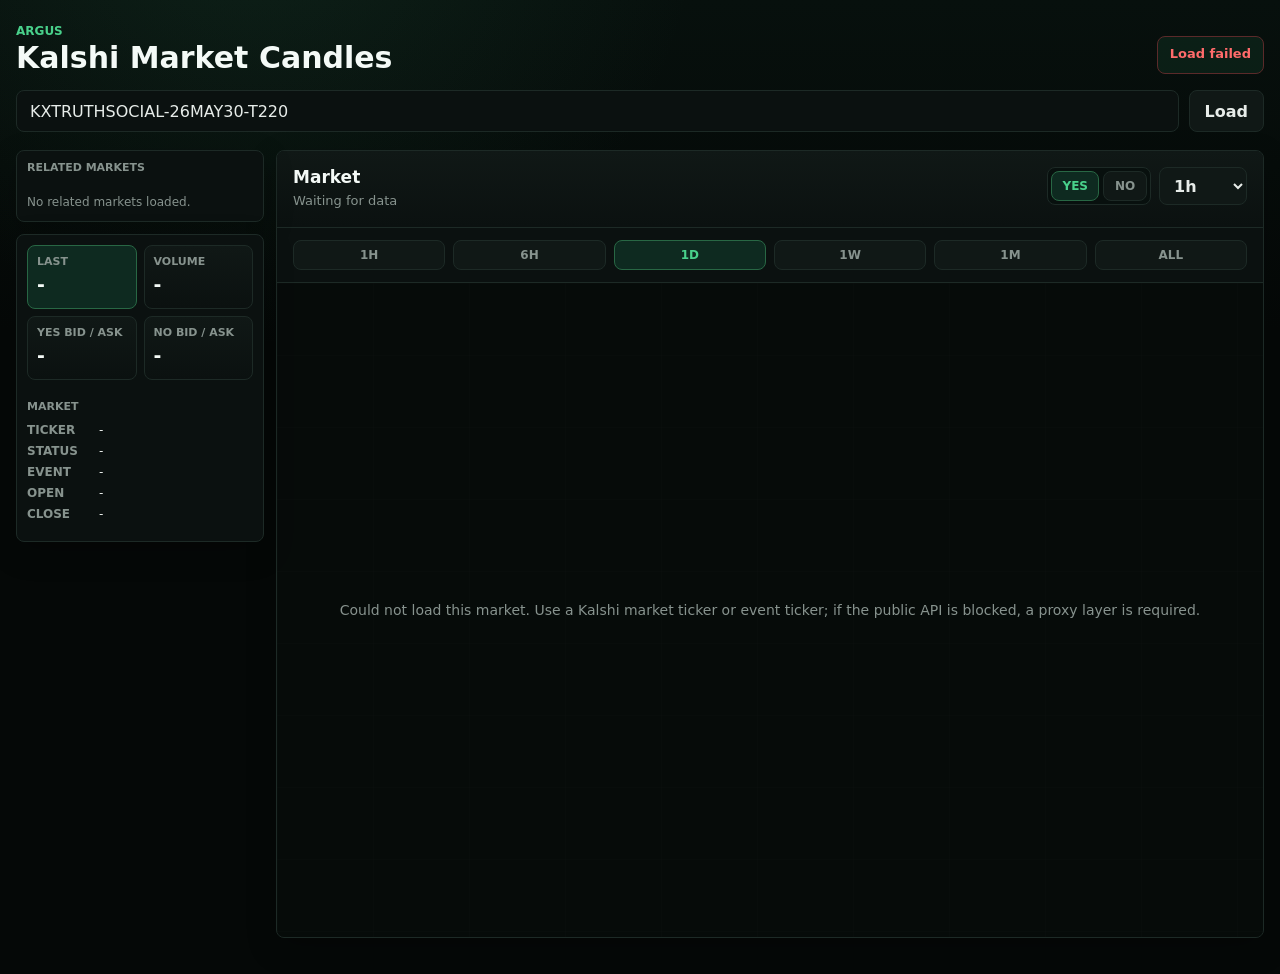
<file: site/Bernie/index.html>
<!doctype html>
<html lang="en">
  <head>
    <meta charset="utf-8" />
    <meta name="viewport" content="width=device-width, initial-scale=1" />
    <title>Argus Kalshi Candles</title>
    <style>
      :root {
        color-scheme: dark;
        --bg: #050807;
        --panel: #0b1110;
        --panel-strong: #101816;
        --text: #e7ece9;
        --muted: #87938e;
        --line: #1d2a26;
        --accent: #49d18b;
        --accent-soft: #0e2a20;
        --warn: #e2b254;
        --bad: #ff6b6b;
        --good: #55d98c;
      }

      * {
        box-sizing: border-box;
      }

      html,
      body {
        min-height: 100%;
      }

      body {
        margin: 0;
        background:
          radial-gradient(circle at 20% -10%, rgba(47, 118, 82, 0.16), transparent 30%),
          linear-gradient(180deg, #07100d 0%, var(--bg) 34%);
        color: var(--text);
        font-family:
          Inter, ui-sans-serif, system-ui, -apple-system, BlinkMacSystemFont, "Segoe UI",
          sans-serif;
      }

      button,
      input,
      select {
        font: inherit;
      }

      button {
        cursor: pointer;
      }

      .app {
        width: min(1480px, calc(100% - 32px));
        min-height: 100vh;
        margin: 0 auto;
        padding: 24px 0 36px;
      }

      .topbar {
        display: grid;
        grid-template-columns: 1fr;
        gap: 16px;
        margin-bottom: 18px;
      }

      .brand-row {
        display: grid;
        grid-template-columns: 1fr auto;
        gap: 16px;
        align-items: end;
      }

      .eyebrow {
        color: var(--accent);
        font-size: 12px;
        font-weight: 800;
        letter-spacing: 0;
        text-transform: uppercase;
      }

      h1,
      h2,
      h3,
      p {
        margin: 0;
      }

      h1 {
        margin-top: 3px;
        color: #f4faf7;
        font-size: 30px;
        line-height: 1.1;
        letter-spacing: 0;
      }

      h2 {
        color: #f4faf7;
        font-size: 17px;
        line-height: 1.2;
      }

      h3 {
        color: var(--muted);
        font-size: 11px;
        letter-spacing: 0;
        text-transform: uppercase;
      }

      .status {
        min-height: 38px;
        padding: 9px 12px;
        border: 1px solid #214233;
        border-radius: 8px;
        background: rgba(73, 209, 139, 0.08);
        color: var(--accent);
        font-size: 13px;
        font-weight: 800;
        text-align: right;
      }

      .search {
        display: grid;
        grid-template-columns: minmax(220px, 1fr) auto;
        gap: 10px;
      }

      .input {
        width: 100%;
        min-height: 42px;
        padding: 0 13px;
        border: 1px solid var(--line);
        border-radius: 8px;
        outline: 0;
        background: var(--panel);
        color: var(--text);
      }

      .input:focus,
      .select:focus,
      .button:focus-visible,
      .seg-button:focus-visible,
      .market-label:focus-visible,
      .market-side:focus-visible {
        border-color: #286744;
        box-shadow: 0 0 0 3px rgba(73, 209, 139, 0.13);
      }

      .button,
      .seg-button,
      .market-label,
      .market-side {
        border: 1px solid var(--line);
        border-radius: 8px;
        background: var(--panel-strong);
        color: var(--text);
      }

      .button {
        min-height: 42px;
        padding: 0 15px;
        font-weight: 800;
      }

      .button:hover,
      .seg-button:hover,
      .market-label:hover,
      .market-side:hover {
        border-color: #286744;
      }

      .layout {
        display: grid;
        grid-template-columns: 248px minmax(0, 1fr);
        gap: 12px;
        align-items: start;
      }

      .panel {
        border: 1px solid var(--line);
        border-radius: 8px;
        background: var(--panel);
        box-shadow: 0 10px 30px rgba(0, 0, 0, 0.24);
      }

      .chart-panel {
        min-width: 0;
        overflow: hidden;
      }

      .chart-head {
        display: grid;
        grid-template-columns: 1fr auto;
        gap: 14px;
        align-items: start;
        padding: 16px;
        border-bottom: 1px solid var(--line);
        background: linear-gradient(180deg, var(--panel-strong), var(--panel));
      }

      .market-title {
        margin-top: 5px;
        color: var(--muted);
        font-size: 13px;
        line-height: 1.4;
      }

      .controls {
        display: grid;
        grid-auto-flow: column;
        gap: 8px;
        align-items: center;
      }

      .seg {
        display: inline-grid;
        grid-auto-flow: column;
        gap: 4px;
        padding: 3px;
        border: 1px solid var(--line);
        border-radius: 8px;
        background: #08100e;
      }

      .seg-button {
        min-width: 44px;
        min-height: 30px;
        padding: 0 10px;
        color: var(--muted);
        font-size: 12px;
        font-weight: 900;
      }

      .seg-button.active {
        border-color: #286744;
        background: var(--accent-soft);
        color: var(--accent);
      }

      .select {
        min-height: 38px;
        padding: 0 28px 0 10px;
        border: 1px solid var(--line);
        border-radius: 8px;
        outline: 0;
        background: var(--panel-strong);
        color: var(--text);
        font-weight: 800;
      }

      .range-row {
        display: grid;
        grid-template-columns: repeat(6, minmax(0, 1fr));
        gap: 8px;
        padding: 12px 16px;
        border-bottom: 1px solid var(--line);
      }

      .range-row .seg-button {
        min-width: 0;
      }

      .chart-wrap {
        position: relative;
        height: min(680px, calc(100vh - 246px));
        min-height: 520px;
        background:
          linear-gradient(90deg, rgba(255, 255, 255, 0.018) 1px, transparent 1px),
          linear-gradient(180deg, rgba(255, 255, 255, 0.018) 1px, transparent 1px);
        background-size: 96px 72px;
      }

      canvas {
        display: block;
        width: 100%;
        height: 100%;
        cursor: crosshair;
      }

      .empty {
        position: absolute;
        inset: 0;
        display: none;
        place-items: center;
        padding: 28px;
        background: rgba(5, 8, 7, 0.64);
        color: var(--muted);
        font-size: 14px;
        text-align: center;
      }

      .empty.show {
        display: grid;
      }

      .tooltip {
        position: absolute;
        z-index: 4;
        display: none;
        min-width: 210px;
        padding: 10px 11px;
        border: 1px solid #286744;
        border-radius: 8px;
        background: rgba(11, 17, 16, 0.96);
        box-shadow: 0 14px 34px rgba(0, 0, 0, 0.34);
        color: var(--text);
        font-size: 12px;
        pointer-events: none;
      }

      .tooltip strong {
        display: block;
        margin-bottom: 6px;
        color: #f4faf7;
        font-size: 12px;
      }

      .tooltip-grid {
        display: grid;
        grid-template-columns: repeat(2, auto);
        gap: 3px 14px;
      }

      .tooltip span:nth-child(odd) {
        color: var(--muted);
      }

      .side {
        display: grid;
        gap: 12px;
        max-height: calc(100vh - 164px);
        position: sticky;
        top: 16px;
      }

      .market-panel {
        min-height: 0;
        overflow: hidden;
      }

      .market-panel .side-section {
        display: grid;
        grid-template-rows: auto minmax(0, 1fr) auto;
        max-height: calc(100vh - 164px);
      }

      .metric-grid {
        display: grid;
        grid-template-columns: 1fr 1fr;
        gap: 7px;
        padding: 10px;
      }

      .metric {
        min-height: 64px;
        padding: 9px;
        border: 1px solid var(--line);
        border-radius: 8px;
        background: linear-gradient(180deg, var(--panel-strong), var(--panel));
      }

      .metric.primary {
        border-color: #286744;
        background: var(--accent-soft);
      }

      .metric span {
        display: block;
        color: var(--muted);
        font-size: 11px;
        font-weight: 900;
        text-transform: uppercase;
      }

      .metric strong {
        display: block;
        margin-top: 7px;
        color: #f4faf7;
        font-size: 19px;
        line-height: 1;
      }

      .side-section {
        padding: 10px;
      }

      .side-section + .side-section {
        border-top: 1px solid var(--line);
      }

      .meta-list {
        display: grid;
        gap: 7px;
        margin-top: 10px;
      }

      .meta-row {
        display: grid;
        grid-template-columns: 64px minmax(0, 1fr);
        gap: 8px;
        align-items: start;
        font-size: 12px;
      }

      .meta-row span:first-child {
        color: var(--muted);
        font-weight: 800;
        text-transform: uppercase;
      }

      .meta-row span:last-child {
        min-width: 0;
        overflow-wrap: anywhere;
        color: var(--text);
      }

      .market-list {
        display: grid;
        gap: 4px;
        margin-top: 10px;
        overflow: auto;
        padding-right: 2px;
      }

      .market-row {
        display: grid;
        grid-template-columns: minmax(0, 1fr) auto;
        gap: 4px;
        align-items: center;
        min-width: 0;
      }

      .market-row.active .market-label,
      .market-row.active .market-side.active {
        border-color: #286744;
        background: var(--accent-soft);
      }

      .market-label {
        display: grid;
        grid-template-columns: minmax(0, 1fr) auto;
        gap: 6px;
        align-items: center;
        width: 100%;
        min-width: 0;
        min-height: 30px;
        padding: 5px 7px;
        border-radius: 5px;
        text-align: left;
      }

      .market-name {
        display: block;
        overflow: hidden;
        color: #f4faf7;
        font-size: 11px;
        font-weight: 900;
        line-height: 1.2;
        text-overflow: ellipsis;
        text-transform: uppercase;
        white-space: nowrap;
      }

      .market-price {
        color: var(--accent);
        font-size: 11px;
        font-weight: 900;
      }

      .market-actions {
        display: inline-grid;
        grid-template-columns: 26px 26px;
        gap: 3px;
      }

      .market-side {
        min-width: 26px;
        min-height: 30px;
        padding: 0;
        border-radius: 5px;
        color: var(--muted);
        font-size: 10px;
        font-weight: 900;
      }

      .market-side.active {
        color: var(--accent);
      }

      .note {
        margin-top: 10px;
        color: var(--muted);
        font-size: 12px;
        line-height: 1.45;
      }

      @media (max-width: 1080px) {
        .layout {
          grid-template-columns: 1fr;
        }

        .side {
          grid-template-columns: 1fr;
          max-height: none;
          position: static;
        }

        .market-panel .side-section {
          max-height: none;
        }

        .chart-wrap {
          height: 62vh;
          min-height: 440px;
        }
      }

      @media (max-width: 720px) {
        .app {
          width: min(100% - 20px, 1480px);
          padding-top: 16px;
        }

        .brand-row,
        .chart-head,
        .search {
          grid-template-columns: 1fr;
        }

        .status {
          text-align: left;
        }

        .controls {
          grid-auto-flow: row;
          justify-items: start;
        }

        .range-row {
          grid-template-columns: repeat(3, minmax(0, 1fr));
        }

        .metric-grid {
          grid-template-columns: 1fr 1fr;
        }
      }
    </style>
  </head>
  <body>
    <main class="app">
      <header class="topbar">
        <div class="brand-row">
          <div>
            <div class="eyebrow">Argus</div>
            <h1>Kalshi Market Candles</h1>
          </div>
          <div id="status" class="status">Ready</div>
        </div>
        <form id="searchForm" class="search">
          <input
            id="marketInput"
            class="input"
            autocomplete="off"
            spellcheck="false"
            value="KXTRUTHSOCIAL-26MAY30-T220"
            aria-label="Kalshi market URL or ticker"
          />
          <button class="button" type="submit">Load</button>
        </form>
      </header>

      <section class="layout" aria-label="Market chart">
        <aside class="side">
          <div class="panel market-panel">
            <div class="side-section">
              <h3>Related Markets</h3>
              <div id="marketList" class="market-list"></div>
            </div>
          </div>

          <div class="panel detail-panel">
            <div class="metric-grid">
              <div class="metric primary">
                <span>Last</span>
                <strong id="lastPrice">-</strong>
              </div>
              <div class="metric">
                <span>Volume</span>
                <strong id="volume">-</strong>
              </div>
              <div class="metric">
                <span>YES bid / ask</span>
                <strong id="yesQuote">-</strong>
              </div>
              <div class="metric">
                <span>NO bid / ask</span>
                <strong id="noQuote">-</strong>
              </div>
            </div>
            <div class="side-section">
              <h3>Market</h3>
              <div class="meta-list">
                <div class="meta-row"><span>Ticker</span><span id="metaTicker">-</span></div>
                <div class="meta-row"><span>Status</span><span id="metaStatus">-</span></div>
                <div class="meta-row"><span>Event</span><span id="metaEvent">-</span></div>
                <div class="meta-row"><span>Open</span><span id="metaOpen">-</span></div>
                <div class="meta-row"><span>Close</span><span id="metaClose">-</span></div>
              </div>
              <p id="sourceNote" class="note"></p>
            </div>
          </div>
        </aside>

        <div class="panel chart-panel">
          <div class="chart-head">
            <div>
              <h2 id="chartTitle">Market</h2>
              <p id="chartSubTitle" class="market-title">Waiting for data</p>
            </div>
            <div class="controls">
              <div class="seg" aria-label="Price side">
                <button class="seg-button active" type="button" data-side="YES">YES</button>
                <button class="seg-button" type="button" data-side="NO">NO</button>
              </div>
              <select id="intervalSelect" class="select" aria-label="Candle interval">
                <option value="1">1m</option>
                <option value="60" selected>1h</option>
                <option value="1440">1d</option>
              </select>
            </div>
          </div>

          <div class="range-row" aria-label="Chart range">
            <button class="seg-button" type="button" data-range="1H">1H</button>
            <button class="seg-button" type="button" data-range="6H">6H</button>
            <button class="seg-button active" type="button" data-range="1D">1D</button>
            <button class="seg-button" type="button" data-range="1W">1W</button>
            <button class="seg-button" type="button" data-range="1M">1M</button>
            <button class="seg-button" type="button" data-range="ALL">ALL</button>
          </div>

          <div class="chart-wrap" id="chartWrap">
            <canvas id="chart"></canvas>
            <div id="empty" class="empty"></div>
            <div id="tooltip" class="tooltip"></div>
          </div>
        </div>
      </section>
    </main>

    <script>
      const API_BASE = "https://kalshi-mentions-api.iloveyaphets.workers.dev/trade-api/v2";
      const DEFAULT_TICKER = "KXTRUTHSOCIAL-26MAY30-T220";

      const state = {
        input: DEFAULT_TICKER,
        market: null,
        event: null,
        relatedMarkets: [],
        candles: [],
        plottedCandles: [],
        range: "1D",
        side: "YES",
        interval: 60,
        intervalTouched: false,
        hoverIndex: -1,
        source: "",
      };

      const el = {
        form: document.getElementById("searchForm"),
        input: document.getElementById("marketInput"),
        status: document.getElementById("status"),
        title: document.getElementById("chartTitle"),
        subtitle: document.getElementById("chartSubTitle"),
        interval: document.getElementById("intervalSelect"),
        chartWrap: document.getElementById("chartWrap"),
        canvas: document.getElementById("chart"),
        empty: document.getElementById("empty"),
        tooltip: document.getElementById("tooltip"),
        lastPrice: document.getElementById("lastPrice"),
        volume: document.getElementById("volume"),
        yesQuote: document.getElementById("yesQuote"),
        noQuote: document.getElementById("noQuote"),
        metaTicker: document.getElementById("metaTicker"),
        metaStatus: document.getElementById("metaStatus"),
        metaEvent: document.getElementById("metaEvent"),
        metaOpen: document.getElementById("metaOpen"),
        metaClose: document.getElementById("metaClose"),
        marketList: document.getElementById("marketList"),
        sourceNote: document.getElementById("sourceNote"),
      };

      const ctx = el.canvas.getContext("2d");

      function setStatus(message, tone = "neutral") {
        el.status.textContent = message;
        el.status.style.color =
          tone === "bad" ? "var(--bad)" : tone === "warn" ? "var(--warn)" : "var(--accent)";
        el.status.style.borderColor =
          tone === "bad" ? "#5b2a2a" : tone === "warn" ? "#4a3a20" : "#214233";
      }

      function showEmpty(message) {
        el.empty.textContent = message;
        el.empty.classList.toggle("show", Boolean(message));
      }

      function parseTicker(value) {
        const cleaned = String(value || "").trim().toUpperCase();
        const matches = cleaned.match(/KX[A-Z0-9-]+/g);
        return matches?.length ? matches[matches.length - 1].replace(/[^A-Z0-9-]+$/g, "") : "";
      }

      function deriveSeriesTicker(market) {
        if (state.event?.series_ticker) return state.event.series_ticker;
        const ticker = market?.ticker || "";
        const eventTicker = market?.event_ticker || ticker;
        const datedPrefix = eventTicker.match(/^(.+?)-\d{2}[A-Z]{3}\d{2}/);
        if (datedPrefix) return datedPrefix[1];
        return eventTicker.split("-")[0];
      }

      function cents(value) {
        const number = Number(value);
        if (!Number.isFinite(number)) return null;
        return number <= 1 ? number * 100 : number;
      }

      function moneyCents(value) {
        const converted = cents(value);
        return converted == null ? "-" : `${formatNumber(converted, 0)}c`;
      }

      function formatNumber(value, digits = 0) {
        const number = Number(value);
        if (!Number.isFinite(number)) return "-";
        return new Intl.NumberFormat("en-US", {
          maximumFractionDigits: digits,
          minimumFractionDigits: digits,
        }).format(number);
      }

      function formatCompact(value) {
        const number = Number(value);
        if (!Number.isFinite(number)) return "-";
        return new Intl.NumberFormat("en-US", {
          notation: "compact",
          maximumFractionDigits: 1,
        }).format(number);
      }

      function formatDate(value) {
        if (!value) return "-";
        const date = new Date(value);
        if (Number.isNaN(date.getTime())) return "-";
        return date.toLocaleString([], {
          month: "short",
          day: "2-digit",
          hour: "2-digit",
          minute: "2-digit",
        });
      }

      function formatTs(ts) {
        return new Date(ts).toLocaleString([], {
          month: "short",
          day: "2-digit",
          hour: "2-digit",
          minute: "2-digit",
        });
      }

      function quotePair(bid, ask) {
        const left = moneyCents(bid);
        const right = moneyCents(ask);
        return left === "-" && right === "-" ? "-" : `${left} / ${right}`;
      }

      function appendCacheBust(url) {
        const sep = url.includes("?") ? "&" : "?";
        return `${url}${sep}_argus=${Date.now()}`;
      }

      async function fetchJson(path) {
const url = appendCacheBust(`${API_BASE}${path}`);

const response = await fetch(url, {
  cache: "no-store",
  headers: {
    accept: "application/json",
  },
});

if (!response.ok) {
  const body = await response.text().catch(() => "");
  throw new Error(
    `${response.status} ${response.statusText}${body ? `: ${body.slice(0, 200)}` : ""}`
  );
}

const payload = await response.json();

if (payload?.error) {
  throw new Error(payload.error.message || payload.error.code || "Kalshi API error");
}

state.source = "worker";
return payload;
      }

      async function loadInput(value) {
        const ticker = parseTicker(value);
        if (!ticker) {
          setStatus("Ticker not found", "bad");
          showEmpty("Paste a Kalshi URL or ticker.");
          return;
        }

        state.input = ticker;
        el.input.value = ticker;
        updateUrl(ticker);
        setStatus("Loading...");
        showEmpty("");
        el.tooltip.style.display = "none";

        try {
          const loaded = await resolveMarket(ticker);
          state.market = loaded.market;
          state.event = loaded.event;
          state.relatedMarkets = loaded.markets;
          await loadCandles();
          renderAll();
          setStatus(`${state.plottedCandles.length} candles`);
        } catch (error) {
          console.error(error);
          resetData();
          setStatus("Load failed", "bad");
          showEmpty(
            "Could not load this market. Use a Kalshi market ticker or event ticker; if the public API is blocked, a proxy layer is required."
          );
        }
      }

      async function resolveMarket(ticker) {
        try {
          const marketPayload = await fetchJson(`/markets/${encodeURIComponent(ticker)}`);
          const market = marketPayload.market;
          let event = null;
          let markets = [market];
          if (market?.event_ticker) {
            try {
              const eventPayload = await fetchJson(`/events/${encodeURIComponent(market.event_ticker)}`);
              event = eventPayload.event || null;
              markets = eventPayload.markets?.length ? eventPayload.markets : markets;
            } catch (error) {
              console.warn("Related event load failed", error);
            }
          }
          return { market, event, markets };
        } catch (marketError) {
          const eventPayload = await fetchJson(`/events/${encodeURIComponent(ticker)}`);
          const markets = eventPayload.markets || [];
          if (!markets.length) throw marketError;
          return {
            market: pickDefaultMarket(markets),
            event: eventPayload.event || null,
            markets,
          };
        }
      }

      function pickDefaultMarket(markets) {
        return [...markets].sort((a, b) => {
          const bInterest = Number(b.open_interest_fp || 0);
          const aInterest = Number(a.open_interest_fp || 0);
          if (bInterest !== aInterest) return bInterest - aInterest;
          return Number(b.volume_24h || b.volume || 0) - Number(a.volume_24h || a.volume || 0);
        })[0];
      }

      async function loadCandles() {
        const market = state.market;
        if (!market?.ticker) throw new Error("No market selected");
        const { start, end, interval } = getRequestWindow(market);
        const series = deriveSeriesTicker(market);
        const params = new URLSearchParams({
          start_ts: String(Math.floor(start / 1000)),
          end_ts: String(Math.floor(end / 1000)),
          period_interval: String(interval),
        });

        let payload;
        try {
          payload = await fetchJson(
            `/series/${encodeURIComponent(series)}/markets/${encodeURIComponent(market.ticker)}/candlesticks?${params}`
          );
        } catch (activeError) {
          payload = await fetchJson(
            `/historical/markets/${encodeURIComponent(market.ticker)}/candlesticks?${params}`
          );
        }

        state.candles = (payload.candlesticks || []).map(normalizeCandle).filter(Boolean);
        state.plottedCandles = state.candles.map(applySide);
      }

      function getTimeWindow(market) {
        const now = Date.now();
        const closeTime = Date.parse(market.close_time || market.expiration_time || "");
        const end = Number.isFinite(closeTime) && closeTime < now ? closeTime : now;
        const allStart = Date.parse(market.open_time || market.created_time || "");
        const fallbackStart = end - 30 * 24 * 60 * 60 * 1000;
        const rangeMs = {
          "1H": 60 * 60 * 1000,
          "6H": 6 * 60 * 60 * 1000,
          "1D": 24 * 60 * 60 * 1000,
          "1W": 7 * 24 * 60 * 60 * 1000,
          "1M": 30 * 24 * 60 * 60 * 1000,
        }[state.range];

        const start =
          state.range === "ALL"
            ? Number.isFinite(allStart)
              ? allStart
              : fallbackStart
            : end - rangeMs;

        return { start: Math.max(0, start), end };
      }

      function getRequestWindow(market) {
        const window = getTimeWindow(market);
        const safeInterval = safeIntervalForWindow(state.interval, window.start, window.end);
        if (safeInterval !== state.interval) {
          state.interval = safeInterval;
          el.interval.value = String(safeInterval);
          state.intervalTouched = false;
        }
        return { ...window, interval: safeInterval };
      }

      function safeIntervalForWindow(requestedInterval, start, end) {
        const hours = Math.max(0, (end - start) / (60 * 60 * 1000));
        if (requestedInterval === 1 && hours > 72) return 60;
        return requestedInterval;
      }

      function normalizeCandle(candle) {
        const price = candle.price || {};
        const open = cents(price.open_dollars);
        const high = cents(price.high_dollars);
        const low = cents(price.low_dollars);
        const close = cents(price.close_dollars);
        const ts = Number(candle.end_period_ts) * 1000;
        if (![open, high, low, close, ts].every(Number.isFinite)) return null;
        return {
          ts,
          open,
          high,
          low,
          close,
          volume: Number(candle.volume_fp || candle.volume || 0),
        };
      }

      function applySide(candle) {
        if (state.side === "YES") return { ...candle };
        return {
          ts: candle.ts,
          open: 100 - candle.open,
          high: 100 - candle.low,
          low: 100 - candle.high,
          close: 100 - candle.close,
          volume: candle.volume,
        };
      }

      function resetData() {
        state.market = null;
        state.event = null;
        state.relatedMarkets = [];
        state.candles = [];
        state.plottedCandles = [];
        renderAll();
      }

      function updateUrl(ticker) {
        const url = new URL(window.location.href);
        url.searchParams.set("ticker", ticker);
        history.replaceState(null, "", url);
      }

      function renderAll() {
        renderHeader();
        renderMetrics();
        renderMeta();
        renderMarketList();
        drawChart();
      }

      function renderHeader() {
        const market = state.market;
        if (!market) {
          el.title.textContent = "Market";
          el.subtitle.textContent = "Waiting for data";
          return;
        }

        const label = marketLabel(market);
        el.title.textContent = label;
        el.subtitle.textContent = `${market.title || state.event?.title || "Kalshi market"} - ${market.ticker}`;
      }

      function marketLabel(market) {
        return (
          market.yes_sub_title ||
          market.sub_title ||
          market.no_sub_title ||
          market.title ||
          market.ticker ||
          "Market"
        );
      }

      function renderMetrics() {
        const market = state.market;
        if (!market) {
          el.lastPrice.textContent = "-";
          el.volume.textContent = "-";
          el.yesQuote.textContent = "-";
          el.noQuote.textContent = "-";
          return;
        }

        const yesLast = cents(market.last_price_dollars);
        const last = yesLast == null ? null : state.side === "YES" ? yesLast : 100 - yesLast;
        el.lastPrice.textContent = Number.isFinite(last) ? `${formatNumber(last, 0)}c` : "-";
        el.volume.textContent = formatCompact(totalVolume());
        el.yesQuote.textContent = quotePair(market.yes_bid_dollars, market.yes_ask_dollars);
        el.noQuote.textContent = quotePair(market.no_bid_dollars, market.no_ask_dollars);
      }

      function totalVolume() {
        return state.candles.reduce((sum, candle) => sum + (Number(candle.volume) || 0), 0);
      }

      function renderMeta() {
        const market = state.market;
        el.metaTicker.textContent = market?.ticker || "-";
        el.metaStatus.textContent = market?.status || "-";
        el.metaEvent.textContent = market?.event_ticker || state.event?.event_ticker || "-";
        el.metaOpen.textContent = formatDate(market?.open_time);
        el.metaClose.textContent = formatDate(market?.close_time || market?.expiration_time);
        el.sourceNote.textContent =
          state.source === "jina"
            ? "Kalshi blocks direct browser reads; data is read through a lightweight public fetch bridge."
            : state.source === "direct"
              ? "Data source: Kalshi public API."
              : "";
      }

      function renderMarketList() {
        el.marketList.innerHTML = "";
        const markets = state.relatedMarkets || [];
        if (!markets.length) {
          const row = document.createElement("div");
          row.className = "note";
          row.textContent = "No related markets loaded.";
          el.marketList.append(row);
          return;
        }

        for (const market of markets) {
          const row = document.createElement("div");
          row.className = `market-row${market.ticker === state.market?.ticker ? " active" : ""}`;
          row.innerHTML = `
            <button class="market-label" type="button">
              <span class="market-name">${escapeHtml(marketLabel(market))}</span>
              <span class="market-price">${moneyCents(market.last_price_dollars)}</span>
            </button>
            <span class="market-actions">
              <button class="market-side${market.ticker === state.market?.ticker && state.side === "YES" ? " active" : ""}" type="button" data-market-side="YES">Y</button>
              <button class="market-side${market.ticker === state.market?.ticker && state.side === "NO" ? " active" : ""}" type="button" data-market-side="NO">N</button>
            </span>
          `;
          row.querySelector(".market-label").addEventListener("click", () => {
            selectMarket(market);
          });
          row.querySelectorAll("[data-market-side]").forEach((button) => {
            button.addEventListener("click", () => {
              selectMarket(market, button.dataset.marketSide);
            });
          });
          el.marketList.append(row);
        }
      }

      async function selectMarket(market, side = state.side) {
        state.market = market;
        state.side = side;
        state.input = market.ticker;
        el.input.value = market.ticker;
        updateUrl(market.ticker);
        updateSideButtons();
        setStatus("Loading...");
        try {
          await loadCandles();
          renderAll();
          setStatus(`${state.plottedCandles.length} candles`);
        } catch (error) {
          console.error(error);
          setStatus("Load failed", "bad");
          showEmpty("Could not load candles for this market.");
        }
      }

      function escapeHtml(value) {
        return String(value ?? "").replace(/[&<>"']/g, (char) => {
          return {
            "&": "&amp;",
            "<": "&lt;",
            ">": "&gt;",
            '"': "&quot;",
            "'": "&#39;",
          }[char];
        });
      }

      function drawChart() {
        const candles = state.plottedCandles;
        const rect = el.chartWrap.getBoundingClientRect();
        const dpr = window.devicePixelRatio || 1;
        const width = Math.max(1, Math.floor(rect.width));
        const height = Math.max(1, Math.floor(rect.height));
        el.canvas.width = Math.floor(width * dpr);
        el.canvas.height = Math.floor(height * dpr);
        el.canvas.style.width = `${width}px`;
        el.canvas.style.height = `${height}px`;
        ctx.setTransform(dpr, 0, 0, dpr, 0, 0);
        ctx.clearRect(0, 0, width, height);

        if (!candles.length) {
          showEmpty(state.market ? "No candles in this range." : "Load a market to draw candles.");
          return;
        }

        showEmpty("");
        const margin = { top: 22, right: 54, bottom: 30, left: 18 };
        const volumeHeight = Math.max(72, Math.floor(height * 0.18));
        const chartBottom = height - margin.bottom - volumeHeight - 14;
        const chartHeight = chartBottom - margin.top;
        const chartWidth = width - margin.left - margin.right;
        const volumeTop = chartBottom + 16;
        const volumeBottom = height - margin.bottom;
        const xStep = chartWidth / Math.max(candles.length, 1);
        const bodyWidth = Math.max(2, Math.min(18, xStep * 0.62));
        const scale = priceScale(candles);
        const maxVolume = Math.max(...candles.map((candle) => candle.volume), 1);

        drawGrid(width, height, margin, chartBottom, volumeTop, volumeBottom, scale);

        candles.forEach((candle, index) => {
          const x = margin.left + xStep * index + xStep / 2;
          const yOpen = yFor(candle.open, scale, margin.top, chartHeight);
          const yClose = yFor(candle.close, scale, margin.top, chartHeight);
          const yHigh = yFor(candle.high, scale, margin.top, chartHeight);
          const yLow = yFor(candle.low, scale, margin.top, chartHeight);
          const up = candle.close >= candle.open;
          const color = up ? "rgba(73, 209, 139, 0.92)" : "rgba(255, 107, 107, 0.9)";

          ctx.strokeStyle = color;
          ctx.lineWidth = 1;
          ctx.beginPath();
          ctx.moveTo(x, yHigh);
          ctx.lineTo(x, yLow);
          ctx.stroke();

          const bodyTop = Math.min(yOpen, yClose);
          const bodyHeight = Math.max(2, Math.abs(yClose - yOpen));
          ctx.fillStyle = color;
          ctx.fillRect(x - bodyWidth / 2, bodyTop, bodyWidth, bodyHeight);

          const volumeHeightPx = ((Number(candle.volume) || 0) / maxVolume) * (volumeBottom - volumeTop);
          ctx.fillStyle = up ? "rgba(73, 209, 139, 0.38)" : "rgba(255, 107, 107, 0.34)";
          ctx.fillRect(x - bodyWidth / 2, volumeBottom - volumeHeightPx, bodyWidth, volumeHeightPx);
        });

        drawLastLine(candles[candles.length - 1], width, margin, chartHeight, scale);
        drawHover(margin, chartHeight, chartBottom, xStep, bodyWidth, scale);
      }

      function priceScale(candles) {
        const lows = candles.map((candle) => candle.low);
        const highs = candles.map((candle) => candle.high);
        let min = Math.min(...lows);
        let max = Math.max(...highs);
        const pad = Math.max(2, (max - min) * 0.16);
        min = Math.max(0, min - pad);
        max = Math.min(100, max + pad);
        if (max - min < 6) {
          const center = (max + min) / 2;
          min = Math.max(0, center - 3);
          max = Math.min(100, center + 3);
        }
        return { min, max };
      }

      function yFor(price, scale, top, height) {
        return top + ((scale.max - price) / (scale.max - scale.min || 1)) * height;
      }

      function drawGrid(width, height, margin, chartBottom, volumeTop, volumeBottom, scale) {
        ctx.save();
        ctx.strokeStyle = "rgba(135, 147, 142, 0.12)";
        ctx.lineWidth = 1;
        ctx.font = "11px ui-monospace, SFMono-Regular, Menlo, monospace";
        ctx.fillStyle = "rgba(135, 147, 142, 0.9)";
        ctx.textAlign = "left";
        ctx.textBaseline = "middle";

        const levels = 5;
        for (let i = 0; i <= levels; i += 1) {
          const value = scale.max - ((scale.max - scale.min) / levels) * i;
          const y = yFor(value, scale, margin.top, chartBottom - margin.top);
          ctx.beginPath();
          ctx.moveTo(margin.left, y);
          ctx.lineTo(width - margin.right + 8, y);
          ctx.stroke();
          ctx.fillText(`${formatNumber(value, 0)}c`, width - margin.right + 14, y);
        }

        ctx.strokeStyle = "rgba(135, 147, 142, 0.16)";
        ctx.beginPath();
        ctx.moveTo(margin.left, chartBottom);
        ctx.lineTo(width - margin.right + 8, chartBottom);
        ctx.moveTo(margin.left, volumeTop);
        ctx.lineTo(width - margin.right + 8, volumeTop);
        ctx.moveTo(margin.left, volumeBottom);
        ctx.lineTo(width - margin.right + 8, volumeBottom);
        ctx.stroke();
        ctx.restore();
      }

      function drawLastLine(last, width, margin, chartHeight, scale) {
        const y = yFor(last.close, scale, margin.top, chartHeight);
        ctx.save();
        ctx.setLineDash([2, 3]);
        ctx.strokeStyle = "rgba(73, 209, 139, 0.65)";
        ctx.beginPath();
        ctx.moveTo(margin.left, y);
        ctx.lineTo(width - margin.right + 8, y);
        ctx.stroke();
        ctx.setLineDash([]);
        ctx.fillStyle = "#49d18b";
        ctx.fillRect(width - margin.right + 10, y - 10, 38, 20);
        ctx.fillStyle = "#05100b";
        ctx.font = "800 11px ui-monospace, SFMono-Regular, Menlo, monospace";
        ctx.textBaseline = "middle";
        ctx.fillText(`${formatNumber(last.close, 0)}c`, width - margin.right + 16, y);
        ctx.restore();
      }

      function drawHover(margin, chartHeight, chartBottom, xStep, bodyWidth, scale) {
        const index = state.hoverIndex;
        const candle = state.plottedCandles[index];
        if (!candle) return;

        const rect = el.chartWrap.getBoundingClientRect();
        const x = margin.left + xStep * index + xStep / 2;
        const y = yFor(candle.close, scale, margin.top, chartHeight);

        ctx.save();
        ctx.strokeStyle = "rgba(231, 236, 233, 0.22)";
        ctx.setLineDash([3, 4]);
        ctx.beginPath();
        ctx.moveTo(x, margin.top);
        ctx.lineTo(x, chartBottom);
        ctx.moveTo(margin.left, y);
        ctx.lineTo(rect.width - margin.right + 8, y);
        ctx.stroke();
        ctx.setLineDash([]);
        ctx.restore();

        el.tooltip.innerHTML = `
          <strong>${formatTs(candle.ts)} - ${state.side}</strong>
          <div class="tooltip-grid">
            <span>Open</span><span>${formatNumber(candle.open, 1)}c</span>
            <span>High</span><span>${formatNumber(candle.high, 1)}c</span>
            <span>Low</span><span>${formatNumber(candle.low, 1)}c</span>
            <span>Close</span><span>${formatNumber(candle.close, 1)}c</span>
            <span>Volume</span><span>${formatCompact(candle.volume)}</span>
          </div>
        `;
        el.tooltip.style.display = "block";
        const left = Math.min(rect.width - 230, Math.max(10, x + 12));
        const top = Math.min(rect.height - 142, Math.max(10, y - 18));
        el.tooltip.style.left = `${left}px`;
        el.tooltip.style.top = `${top}px`;
      }

      function updateRangeButtons() {
        document.querySelectorAll("[data-range]").forEach((button) => {
          button.classList.toggle("active", button.dataset.range === state.range);
        });
      }

      function updateSideButtons() {
        document.querySelectorAll("[data-side]").forEach((button) => {
          button.classList.toggle("active", button.dataset.side === state.side);
        });
      }

      function recommendedInterval(range) {
        if (range === "1H" || range === "6H") return 1;
        if (range === "1M" || range === "ALL") return 1440;
        return 60;
      }

      el.form.addEventListener("submit", (event) => {
        event.preventDefault();
        loadInput(el.input.value);
      });

      el.interval.addEventListener("change", async () => {
        state.interval = Number(el.interval.value);
        state.intervalTouched = true;
        if (!state.market) return;
        setStatus("Loading...");
        try {
          await loadCandles();
          renderAll();
          setStatus(`${state.plottedCandles.length} candles`);
        } catch (error) {
          console.error(error);
          setStatus("Load failed", "bad");
          showEmpty("Could not load candles for this interval.");
        }
      });

      document.querySelectorAll("[data-range]").forEach((button) => {
        button.addEventListener("click", async () => {
          state.range = button.dataset.range;
          if (!state.intervalTouched) {
            state.interval = recommendedInterval(state.range);
            el.interval.value = String(state.interval);
          }
          updateRangeButtons();
          if (!state.market) return;
          setStatus("Loading...");
          try {
            await loadCandles();
            renderAll();
            setStatus(`${state.plottedCandles.length} candles`);
          } catch (error) {
            console.error(error);
            setStatus("Load failed", "bad");
            showEmpty("Could not load candles for this range.");
          }
        });
      });

      document.querySelectorAll("[data-side]").forEach((button) => {
        button.addEventListener("click", () => {
          state.side = button.dataset.side;
          state.plottedCandles = state.candles.map(applySide);
          updateSideButtons();
          renderMetrics();
          drawChart();
        });
      });

      el.chartWrap.addEventListener("mousemove", (event) => {
        if (!state.plottedCandles.length) return;
        const rect = el.chartWrap.getBoundingClientRect();
        const margin = { left: 18, right: 54 };
        const width = rect.width - margin.left - margin.right;
        const x = event.clientX - rect.left - margin.left;
        const index = Math.round((x / width) * (state.plottedCandles.length - 1));
        state.hoverIndex = Math.max(0, Math.min(state.plottedCandles.length - 1, index));
        drawChart();
      });

      el.chartWrap.addEventListener("mouseleave", () => {
        state.hoverIndex = -1;
        el.tooltip.style.display = "none";
        drawChart();
      });

      new ResizeObserver(() => drawChart()).observe(el.chartWrap);

      const initialTicker = new URLSearchParams(window.location.search).get("ticker") || DEFAULT_TICKER;
      el.input.value = initialTicker;
      updateRangeButtons();
      updateSideButtons();
      loadInput(initialTicker);
    </script>
  </body>
</html>
</file>
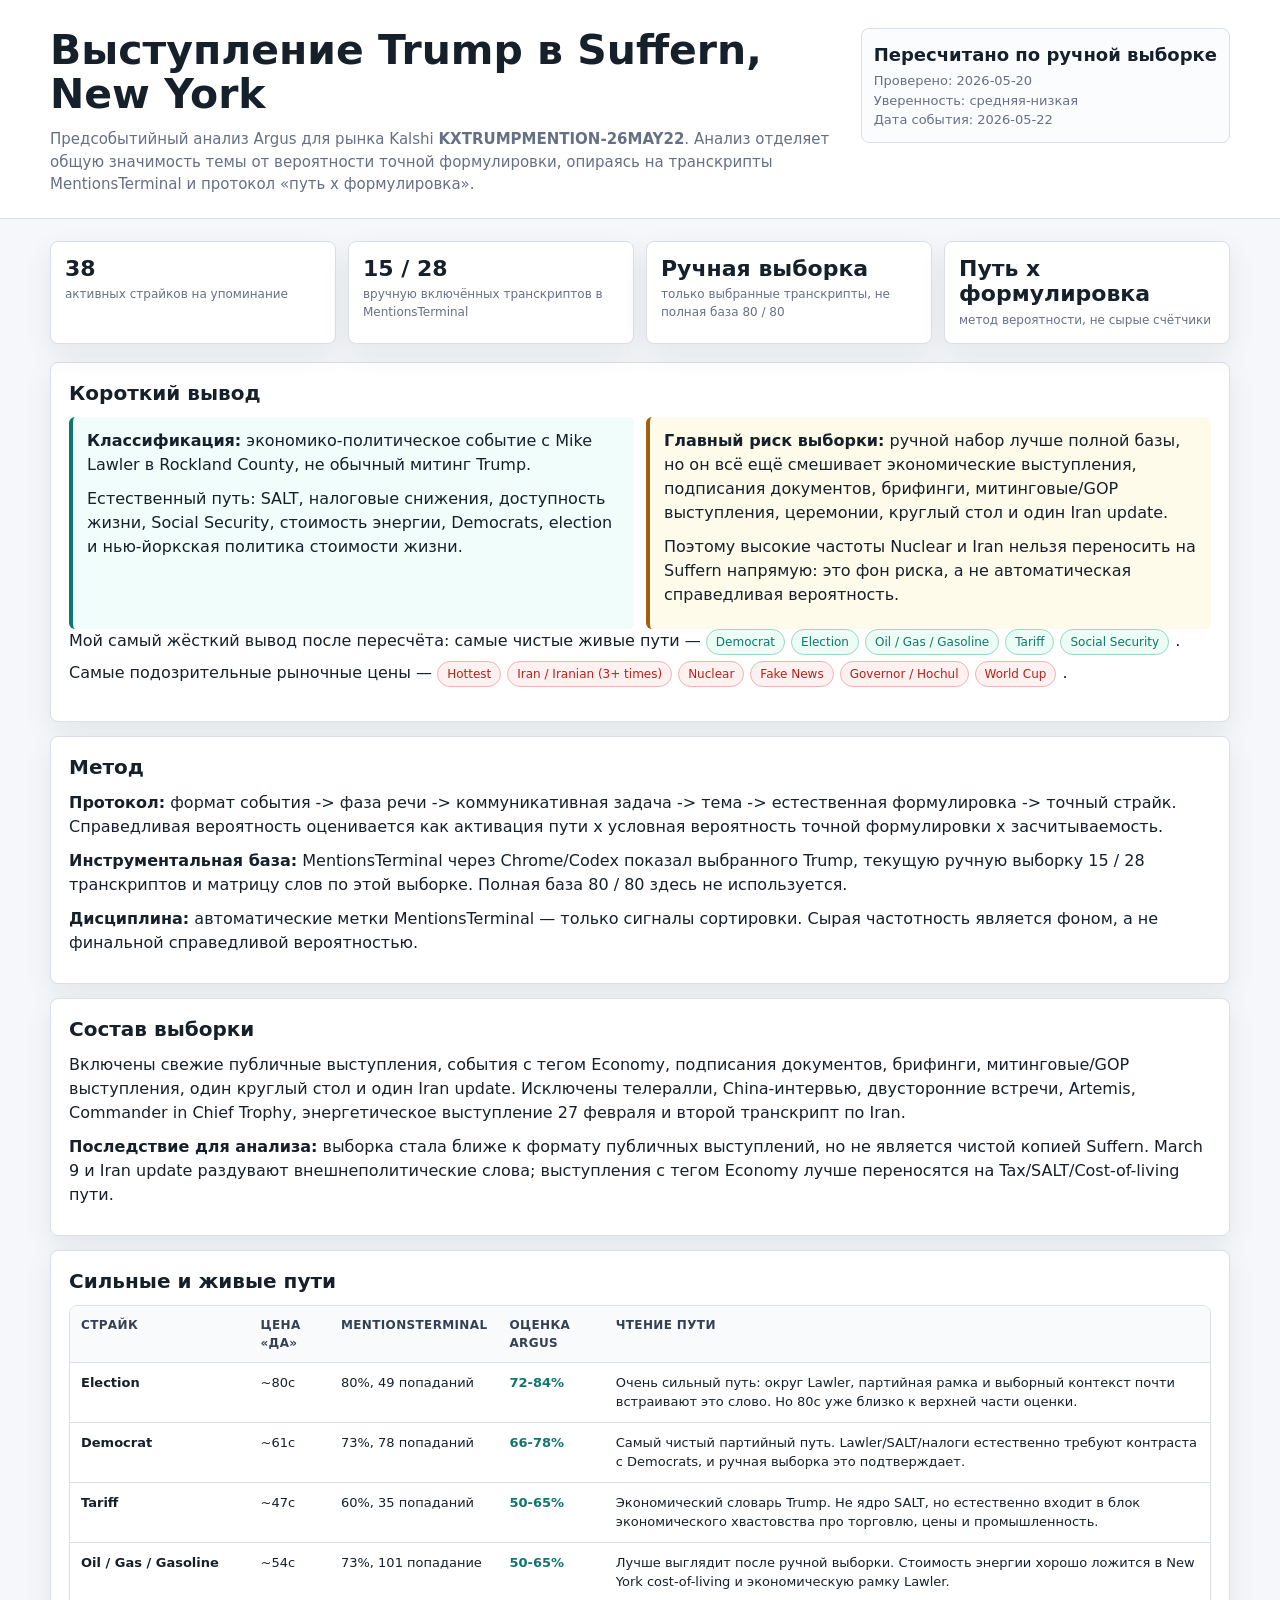
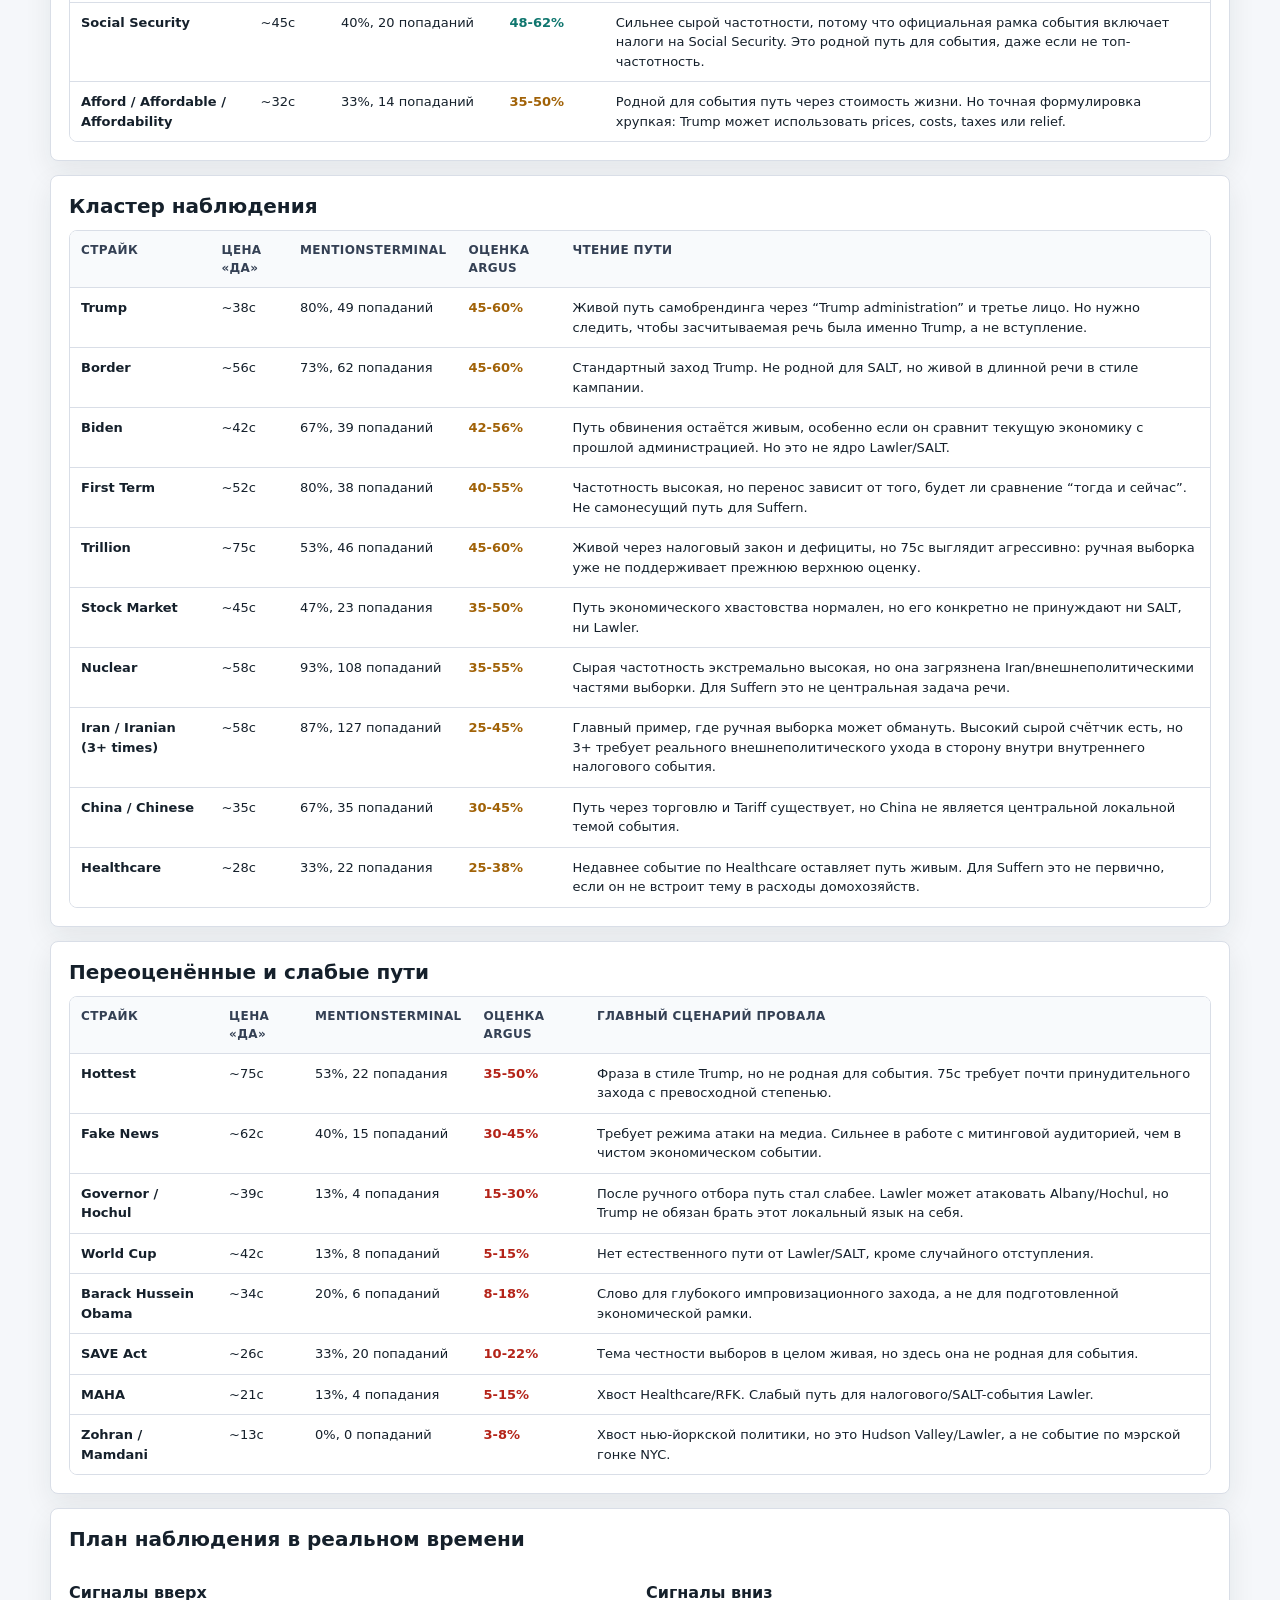
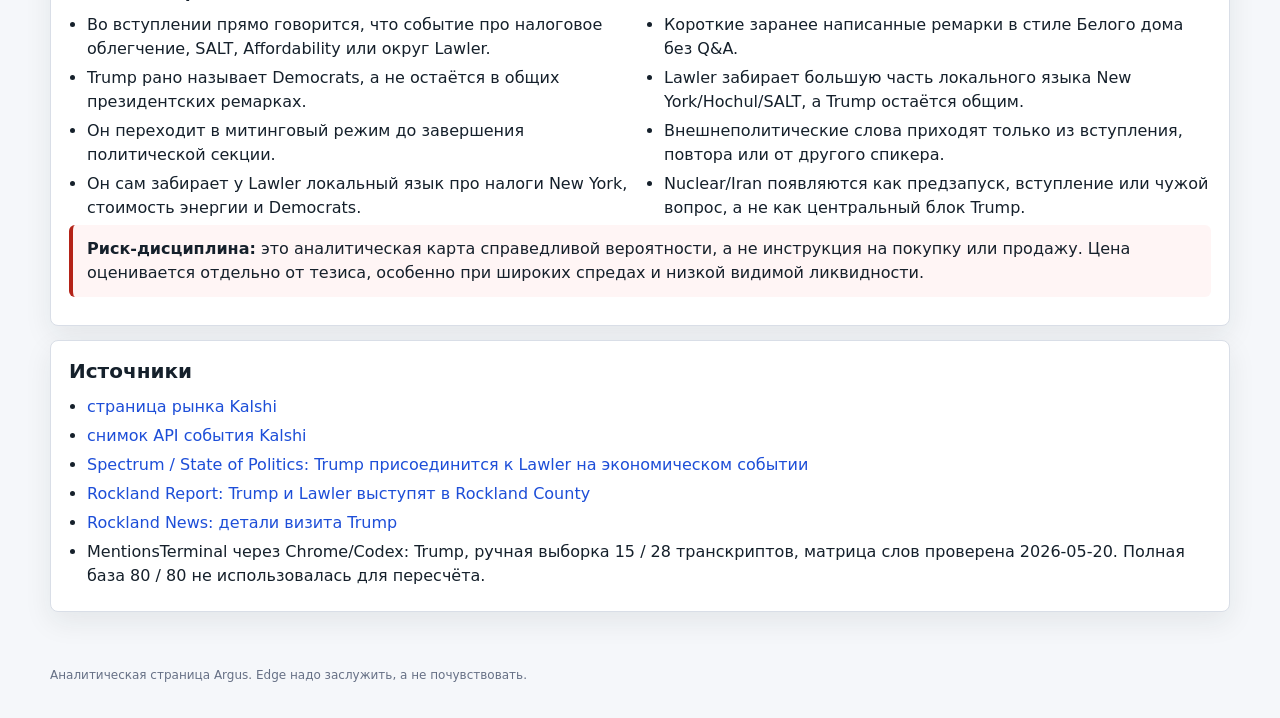
<file: site/Trump/index.html>
<!doctype html>
<html lang="ru">
<head>
  <meta charset="utf-8" />
  <meta name="viewport" content="width=device-width, initial-scale=1" />
  <title>Argus - рынок упоминаний Trump Suffern</title>
  <style>
    :root {
      --bg: #f5f7fa;
      --panel: #ffffff;
      --ink: #15202b;
      --muted: #667085;
      --line: #d9dee7;
      --soft: #edf2f7;
      --green: #0f766e;
      --red: #b42318;
      --amber: #a16207;
      --blue: #1d4ed8;
      --shadow: 0 10px 28px rgba(21, 32, 43, 0.08);
    }
    * { box-sizing: border-box; }
    body {
      margin: 0;
      background: var(--bg);
      color: var(--ink);
      font-family: Inter, ui-sans-serif, system-ui, -apple-system, BlinkMacSystemFont, "Segoe UI", sans-serif;
      line-height: 1.5;
    }
    header {
      border-bottom: 1px solid var(--line);
      background: #ffffff;
    }
    .wrap {
      width: min(1180px, calc(100% - 32px));
      margin: 0 auto;
    }
    .hero {
      padding: 28px 0 22px;
      display: grid;
      grid-template-columns: minmax(0, 1fr) auto;
      gap: 20px;
      align-items: start;
    }
    h1 {
      margin: 0;
      font-size: clamp(26px, 3.2vw, 42px);
      line-height: 1.08;
      letter-spacing: 0;
    }
    .subtitle {
      margin: 12px 0 0;
      color: var(--muted);
      max-width: 830px;
      font-size: 15px;
    }
    .stamp {
      min-width: 230px;
      border: 1px solid var(--line);
      border-radius: 8px;
      padding: 12px;
      background: #fbfcfe;
      font-size: 13px;
      color: var(--muted);
    }
    .stamp strong {
      display: block;
      color: var(--ink);
      font-size: 18px;
      margin-bottom: 3px;
    }
    main {
      padding: 22px 0 40px;
    }
    .grid {
      display: grid;
      grid-template-columns: repeat(4, minmax(0, 1fr));
      gap: 12px;
      margin-bottom: 18px;
    }
    .metric {
      background: var(--panel);
      border: 1px solid var(--line);
      border-radius: 8px;
      padding: 14px;
      box-shadow: var(--shadow);
      min-width: 0;
    }
    .metric strong {
      display: block;
      font-size: 22px;
      line-height: 1.15;
    }
    .metric span {
      display: block;
      margin-top: 4px;
      color: var(--muted);
      font-size: 12px;
    }
    section {
      background: var(--panel);
      border: 1px solid var(--line);
      border-radius: 8px;
      box-shadow: var(--shadow);
      padding: 18px;
      margin: 14px 0;
    }
    h2 {
      margin: 0 0 12px;
      font-size: 20px;
      line-height: 1.2;
      letter-spacing: 0;
    }
    h3 {
      margin: 18px 0 8px;
      font-size: 16px;
      letter-spacing: 0;
    }
    p { margin: 0 0 10px; }
    .read {
      display: grid;
      grid-template-columns: 1fr 1fr;
      gap: 12px;
    }
    .callout {
      border-left: 4px solid var(--green);
      background: #f0fdfa;
      padding: 12px 14px;
      border-radius: 6px;
    }
    .warning {
      border-left-color: var(--amber);
      background: #fffbeb;
    }
    .risk {
      border-left-color: var(--red);
      background: #fff5f5;
    }
    .tag {
      display: inline-flex;
      align-items: center;
      border-radius: 999px;
      border: 1px solid var(--line);
      background: #f8fafc;
      padding: 3px 9px;
      font-size: 12px;
      color: var(--muted);
      margin: 0 6px 6px 0;
      white-space: nowrap;
    }
    .tag.green { color: var(--green); border-color: #99d6cc; background: #ecfdf5; }
    .tag.red { color: var(--red); border-color: #f0b4ad; background: #fff1f1; }
    .tag.amber { color: var(--amber); border-color: #e6c56c; background: #fffbeb; }
    .table-wrap {
      overflow-x: auto;
      border: 1px solid var(--line);
      border-radius: 8px;
    }
    table {
      width: 100%;
      border-collapse: collapse;
      min-width: 860px;
      background: #fff;
    }
    th, td {
      padding: 10px 11px;
      border-bottom: 1px solid var(--line);
      text-align: left;
      vertical-align: top;
      font-size: 13px;
    }
    th {
      background: #f8fafc;
      color: #344054;
      font-size: 12px;
      text-transform: uppercase;
      letter-spacing: 0.03em;
    }
    tr:last-child td { border-bottom: 0; }
    .num { white-space: nowrap; font-variant-numeric: tabular-nums; }
    .status-strong { color: var(--green); font-weight: 700; }
    .status-watch { color: var(--amber); font-weight: 700; }
    .status-weak { color: var(--red); font-weight: 700; }
    ul {
      margin: 8px 0 0 18px;
      padding: 0;
    }
    li { margin: 5px 0; }
    a { color: var(--blue); text-decoration: none; }
    a:hover { text-decoration: underline; }
    footer {
      color: var(--muted);
      font-size: 12px;
      padding: 0 0 34px;
    }
    @media (max-width: 860px) {
      .hero, .read { grid-template-columns: 1fr; }
      .grid { grid-template-columns: repeat(2, minmax(0, 1fr)); }
      .stamp { min-width: 0; }
    }
    @media (max-width: 520px) {
      .wrap { width: min(100% - 22px, 1180px); }
      .grid { grid-template-columns: 1fr; }
      section { padding: 14px; }
      th, td { padding: 9px; }
    }
  </style>
</head>
<body>
  <header>
    <div class="wrap hero">
      <div>
        <h1>Выступление Trump в Suffern, New York</h1>
        <p class="subtitle">Предсобытийный анализ Argus для рынка Kalshi <strong>KXTRUMPMENTION-26MAY22</strong>. Анализ отделяет общую значимость темы от вероятности точной формулировки, опираясь на транскрипты MentionsTerminal и протокол «путь x формулировка».</p>
      </div>
      <div class="stamp">
        <strong>Пересчитано по ручной выборке</strong>
        Проверено: 2026-05-20<br />
        Уверенность: средняя-низкая<br />
        Дата события: 2026-05-22
      </div>
    </div>
  </header>

  <main class="wrap">
    <div class="grid">
      <div class="metric"><strong>38</strong><span>активных страйков на упоминание</span></div>
      <div class="metric"><strong>15 / 28</strong><span>вручную включённых транскриптов в MentionsTerminal</span></div>
      <div class="metric"><strong>Ручная выборка</strong><span>только выбранные транскрипты, не полная база 80 / 80</span></div>
      <div class="metric"><strong>Путь x формулировка</strong><span>метод вероятности, не сырые счётчики</span></div>
    </div>

    <section>
      <h2>Короткий вывод</h2>
      <div class="read">
        <div class="callout">
          <p><strong>Классификация:</strong> экономико-политическое событие с Mike Lawler в Rockland County, не обычный митинг Trump.</p>
          <p>Естественный путь: SALT, налоговые снижения, доступность жизни, Social Security, стоимость энергии, Democrats, election и нью-йоркская политика стоимости жизни.</p>
        </div>
        <div class="callout warning">
          <p><strong>Главный риск выборки:</strong> ручной набор лучше полной базы, но он всё ещё смешивает экономические выступления, подписания документов, брифинги, митинговые/GOP выступления, церемонии, круглый стол и один Iran update.</p>
          <p>Поэтому высокие частоты Nuclear и Iran нельзя переносить на Suffern напрямую: это фон риска, а не автоматическая справедливая вероятность.</p>
        </div>
      </div>
      <p>
        Мой самый жёсткий вывод после пересчёта: самые чистые живые пути — <span class="tag green">Democrat</span><span class="tag green">Election</span><span class="tag green">Oil / Gas / Gasoline</span><span class="tag green">Tariff</span><span class="tag green">Social Security</span>.
        Самые подозрительные рыночные цены — <span class="tag red">Hottest</span><span class="tag red">Iran / Iranian (3+ times)</span><span class="tag red">Nuclear</span><span class="tag red">Fake News</span><span class="tag red">Governor / Hochul</span><span class="tag red">World Cup</span>.
      </p>
    </section>

    <section>
      <h2>Метод</h2>
      <p><strong>Протокол:</strong> формат события -> фаза речи -> коммуникативная задача -> тема -> естественная формулировка -> точный страйк. Справедливая вероятность оценивается как активация пути x условная вероятность точной формулировки x засчитываемость.</p>
      <p><strong>Инструментальная база:</strong> MentionsTerminal через Chrome/Codex показал выбранного Trump, текущую ручную выборку 15 / 28 транскриптов и матрицу слов по этой выборке. Полная база 80 / 80 здесь не используется.</p>
      <p><strong>Дисциплина:</strong> автоматические метки MentionsTerminal — только сигналы сортировки. Сырая частотность является фоном, а не финальной справедливой вероятностью.</p>
    </section>

    <section>
      <h2>Состав выборки</h2>
      <p>Включены свежие публичные выступления, события с тегом Economy, подписания документов, брифинги, митинговые/GOP выступления, один круглый стол и один Iran update. Исключены телералли, China-интервью, двусторонние встречи, Artemis, Commander in Chief Trophy, энергетическое выступление 27 февраля и второй транскрипт по Iran.</p>
      <p><strong>Последствие для анализа:</strong> выборка стала ближе к формату публичных выступлений, но не является чистой копией Suffern. March 9 и Iran update раздувают внешнеполитические слова; выступления с тегом Economy лучше переносятся на Tax/SALT/Cost-of-living пути.</p>
    </section>

    <section>
      <h2>Сильные и живые пути</h2>
      <div class="table-wrap">
        <table>
          <thead>
            <tr>
              <th>Страйк</th>
              <th>Цена «Да»</th>
              <th>MentionsTerminal</th>
              <th>Оценка Argus</th>
              <th>Чтение пути</th>
            </tr>
          </thead>
          <tbody>
            <tr>
              <td><strong>Election</strong></td>
              <td class="num">~80c</td>
              <td class="num">80%, 49 попаданий</td>
              <td class="num status-strong">72-84%</td>
              <td>Очень сильный путь: округ Lawler, партийная рамка и выборный контекст почти встраивают это слово. Но 80c уже близко к верхней части оценки.</td>
            </tr>
            <tr>
              <td><strong>Democrat</strong></td>
              <td class="num">~61c</td>
              <td class="num">73%, 78 попаданий</td>
              <td class="num status-strong">66-78%</td>
              <td>Самый чистый партийный путь. Lawler/SALT/налоги естественно требуют контраста с Democrats, и ручная выборка это подтверждает.</td>
            </tr>
            <tr>
              <td><strong>Tariff</strong></td>
              <td class="num">~47c</td>
              <td class="num">60%, 35 попаданий</td>
              <td class="num status-strong">50-65%</td>
              <td>Экономический словарь Trump. Не ядро SALT, но естественно входит в блок экономического хвастовства про торговлю, цены и промышленность.</td>
            </tr>
            <tr>
              <td><strong>Oil / Gas / Gasoline</strong></td>
              <td class="num">~54c</td>
              <td class="num">73%, 101 попадание</td>
              <td class="num status-strong">50-65%</td>
              <td>Лучше выглядит после ручной выборки. Стоимость энергии хорошо ложится в New York cost-of-living и экономическую рамку Lawler.</td>
            </tr>
            <tr>
              <td><strong>Social Security</strong></td>
              <td class="num">~45c</td>
              <td class="num">40%, 20 попаданий</td>
              <td class="num status-strong">48-62%</td>
              <td>Сильнее сырой частотности, потому что официальная рамка события включает налоги на Social Security. Это родной путь для события, даже если не топ-частотность.</td>
            </tr>
            <tr>
              <td><strong>Afford / Affordable / Affordability</strong></td>
              <td class="num">~32c</td>
              <td class="num">33%, 14 попаданий</td>
              <td class="num status-watch">35-50%</td>
              <td>Родной для события путь через стоимость жизни. Но точная формулировка хрупкая: Trump может использовать prices, costs, taxes или relief.</td>
            </tr>
          </tbody>
        </table>
      </div>
    </section>

    <section>
      <h2>Кластер наблюдения</h2>
      <div class="table-wrap">
        <table>
          <thead>
            <tr>
              <th>Страйк</th>
              <th>Цена «Да»</th>
              <th>MentionsTerminal</th>
              <th>Оценка Argus</th>
              <th>Чтение пути</th>
            </tr>
          </thead>
          <tbody>
            <tr>
              <td><strong>Trump</strong></td>
              <td class="num">~38c</td>
              <td class="num">80%, 49 попаданий</td>
              <td class="num status-watch">45-60%</td>
              <td>Живой путь самобрендинга через “Trump administration” и третье лицо. Но нужно следить, чтобы засчитываемая речь была именно Trump, а не вступление.</td>
            </tr>
            <tr>
              <td><strong>Border</strong></td>
              <td class="num">~56c</td>
              <td class="num">73%, 62 попадания</td>
              <td class="num status-watch">45-60%</td>
              <td>Стандартный заход Trump. Не родной для SALT, но живой в длинной речи в стиле кампании.</td>
            </tr>
            <tr>
              <td><strong>Biden</strong></td>
              <td class="num">~42c</td>
              <td class="num">67%, 39 попаданий</td>
              <td class="num status-watch">42-56%</td>
              <td>Путь обвинения остаётся живым, особенно если он сравнит текущую экономику с прошлой администрацией. Но это не ядро Lawler/SALT.</td>
            </tr>
            <tr>
              <td><strong>First Term</strong></td>
              <td class="num">~52c</td>
              <td class="num">80%, 38 попаданий</td>
              <td class="num status-watch">40-55%</td>
              <td>Частотность высокая, но перенос зависит от того, будет ли сравнение “тогда и сейчас”. Не самонесущий путь для Suffern.</td>
            </tr>
            <tr>
              <td><strong>Trillion</strong></td>
              <td class="num">~75c</td>
              <td class="num">53%, 46 попаданий</td>
              <td class="num status-watch">45-60%</td>
              <td>Живой через налоговый закон и дефициты, но 75c выглядит агрессивно: ручная выборка уже не поддерживает прежнюю верхнюю оценку.</td>
            </tr>
            <tr>
              <td><strong>Stock Market</strong></td>
              <td class="num">~45c</td>
              <td class="num">47%, 23 попадания</td>
              <td class="num status-watch">35-50%</td>
              <td>Путь экономического хвастовства нормален, но его конкретно не принуждают ни SALT, ни Lawler.</td>
            </tr>
            <tr>
              <td><strong>Nuclear</strong></td>
              <td class="num">~58c</td>
              <td class="num">93%, 108 попаданий</td>
              <td class="num status-watch">35-55%</td>
              <td>Сырая частотность экстремально высокая, но она загрязнена Iran/внешнеполитическими частями выборки. Для Suffern это не центральная задача речи.</td>
            </tr>
            <tr>
              <td><strong>Iran / Iranian (3+ times)</strong></td>
              <td class="num">~58c</td>
              <td class="num">87%, 127 попаданий</td>
              <td class="num status-watch">25-45%</td>
              <td>Главный пример, где ручная выборка может обмануть. Высокий сырой счётчик есть, но 3+ требует реального внешнеполитического ухода в сторону внутри внутреннего налогового события.</td>
            </tr>
            <tr>
              <td><strong>China / Chinese</strong></td>
              <td class="num">~35c</td>
              <td class="num">67%, 35 попаданий</td>
              <td class="num status-watch">30-45%</td>
              <td>Путь через торговлю и Tariff существует, но China не является центральной локальной темой события.</td>
            </tr>
            <tr>
              <td><strong>Healthcare</strong></td>
              <td class="num">~28c</td>
              <td class="num">33%, 22 попадания</td>
              <td class="num status-watch">25-38%</td>
              <td>Недавнее событие по Healthcare оставляет путь живым. Для Suffern это не первично, если он не встроит тему в расходы домохозяйств.</td>
            </tr>
          </tbody>
        </table>
      </div>
    </section>

    <section>
      <h2>Переоценённые и слабые пути</h2>
      <div class="table-wrap">
        <table>
          <thead>
            <tr>
              <th>Страйк</th>
              <th>Цена «Да»</th>
              <th>MentionsTerminal</th>
              <th>Оценка Argus</th>
              <th>Главный сценарий провала</th>
            </tr>
          </thead>
          <tbody>
            <tr>
              <td><strong>Hottest</strong></td>
              <td class="num">~75c</td>
              <td class="num">53%, 22 попадания</td>
              <td class="num status-weak">35-50%</td>
              <td>Фраза в стиле Trump, но не родная для события. 75c требует почти принудительного захода с превосходной степенью.</td>
            </tr>
            <tr>
              <td><strong>Fake News</strong></td>
              <td class="num">~62c</td>
              <td class="num">40%, 15 попаданий</td>
              <td class="num status-weak">30-45%</td>
              <td>Требует режима атаки на медиа. Сильнее в работе с митинговой аудиторией, чем в чистом экономическом событии.</td>
            </tr>
            <tr>
              <td><strong>Governor / Hochul</strong></td>
              <td class="num">~39c</td>
              <td class="num">13%, 4 попадания</td>
              <td class="num status-weak">15-30%</td>
              <td>После ручного отбора путь стал слабее. Lawler может атаковать Albany/Hochul, но Trump не обязан брать этот локальный язык на себя.</td>
            </tr>
            <tr>
              <td><strong>World Cup</strong></td>
              <td class="num">~42c</td>
              <td class="num">13%, 8 попаданий</td>
              <td class="num status-weak">5-15%</td>
              <td>Нет естественного пути от Lawler/SALT, кроме случайного отступления.</td>
            </tr>
            <tr>
              <td><strong>Barack Hussein Obama</strong></td>
              <td class="num">~34c</td>
              <td class="num">20%, 6 попаданий</td>
              <td class="num status-weak">8-18%</td>
              <td>Слово для глубокого импровизационного захода, а не для подготовленной экономической рамки.</td>
            </tr>
            <tr>
              <td><strong>SAVE Act</strong></td>
              <td class="num">~26c</td>
              <td class="num">33%, 20 попаданий</td>
              <td class="num status-weak">10-22%</td>
              <td>Тема честности выборов в целом живая, но здесь она не родная для события.</td>
            </tr>
            <tr>
              <td><strong>MAHA</strong></td>
              <td class="num">~21c</td>
              <td class="num">13%, 4 попадания</td>
              <td class="num status-weak">5-15%</td>
              <td>Хвост Healthcare/RFK. Слабый путь для налогового/SALT-события Lawler.</td>
            </tr>
            <tr>
              <td><strong>Zohran / Mamdani</strong></td>
              <td class="num">~13c</td>
              <td class="num">0%, 0 попаданий</td>
              <td class="num status-weak">3-8%</td>
              <td>Хвост нью-йоркской политики, но это Hudson Valley/Lawler, а не событие по мэрской гонке NYC.</td>
            </tr>
          </tbody>
        </table>
      </div>
    </section>

    <section>
      <h2>План наблюдения в реальном времени</h2>
      <div class="read">
        <div>
          <h3>Сигналы вверх</h3>
          <ul>
            <li>Во вступлении прямо говорится, что событие про налоговое облегчение, SALT, Affordability или округ Lawler.</li>
            <li>Trump рано называет Democrats, а не остаётся в общих президентских ремарках.</li>
            <li>Он переходит в митинговый режим до завершения политической секции.</li>
            <li>Он сам забирает у Lawler локальный язык про налоги New York, стоимость энергии и Democrats.</li>
          </ul>
        </div>
        <div>
          <h3>Сигналы вниз</h3>
          <ul>
            <li>Короткие заранее написанные ремарки в стиле Белого дома без Q&amp;A.</li>
            <li>Lawler забирает большую часть локального языка New York/Hochul/SALT, а Trump остаётся общим.</li>
            <li>Внешнеполитические слова приходят только из вступления, повтора или от другого спикера.</li>
            <li>Nuclear/Iran появляются как предзапуск, вступление или чужой вопрос, а не как центральный блок Trump.</li>
          </ul>
        </div>
      </div>
      <p class="callout risk"><strong>Риск-дисциплина:</strong> это аналитическая карта справедливой вероятности, а не инструкция на покупку или продажу. Цена оценивается отдельно от тезиса, особенно при широких спредах и низкой видимой ликвидности.</p>
    </section>

    <section>
      <h2>Источники</h2>
      <ul>
        <li><a href="https://kalshi.com/markets/kxtrumpmention/what-will-trump-say/kxtrumpmention-26may22">страница рынка Kalshi</a></li>
        <li><a href="https://external-api.kalshi.com/trade-api/v2/events/KXTRUMPMENTION-26MAY22?with_nested_markets=true">снимок API события Kalshi</a></li>
        <li><a href="https://spectrumlocalnews.com/nys/hudson-valley/politics/2026/05/19/trump-to-join-rep--mike-lawler-for-economic-event-friday">Spectrum / State of Politics: Trump присоединится к Lawler на экономическом событии</a></li>
        <li><a href="https://rocklandreport.com/president-donald-trump-and-rep-mike-lawler-to-deliver-remarks-in-rockland-county-on-may-22/">Rockland Report: Trump и Lawler выступят в Rockland County</a></li>
        <li><a href="https://rocklandnews.com/trump-to-visit-rockland-county-friday/">Rockland News: детали визита Trump</a></li>
        <li>MentionsTerminal через Chrome/Codex: Trump, ручная выборка 15 / 28 транскриптов, матрица слов проверена 2026-05-20. Полная база 80 / 80 не использовалась для пересчёта.</li>
      </ul>
    </section>
  </main>

  <footer class="wrap">
    Аналитическая страница Argus. Edge надо заслужить, а не почувствовать.
  </footer>
</body>
</html>
</file>
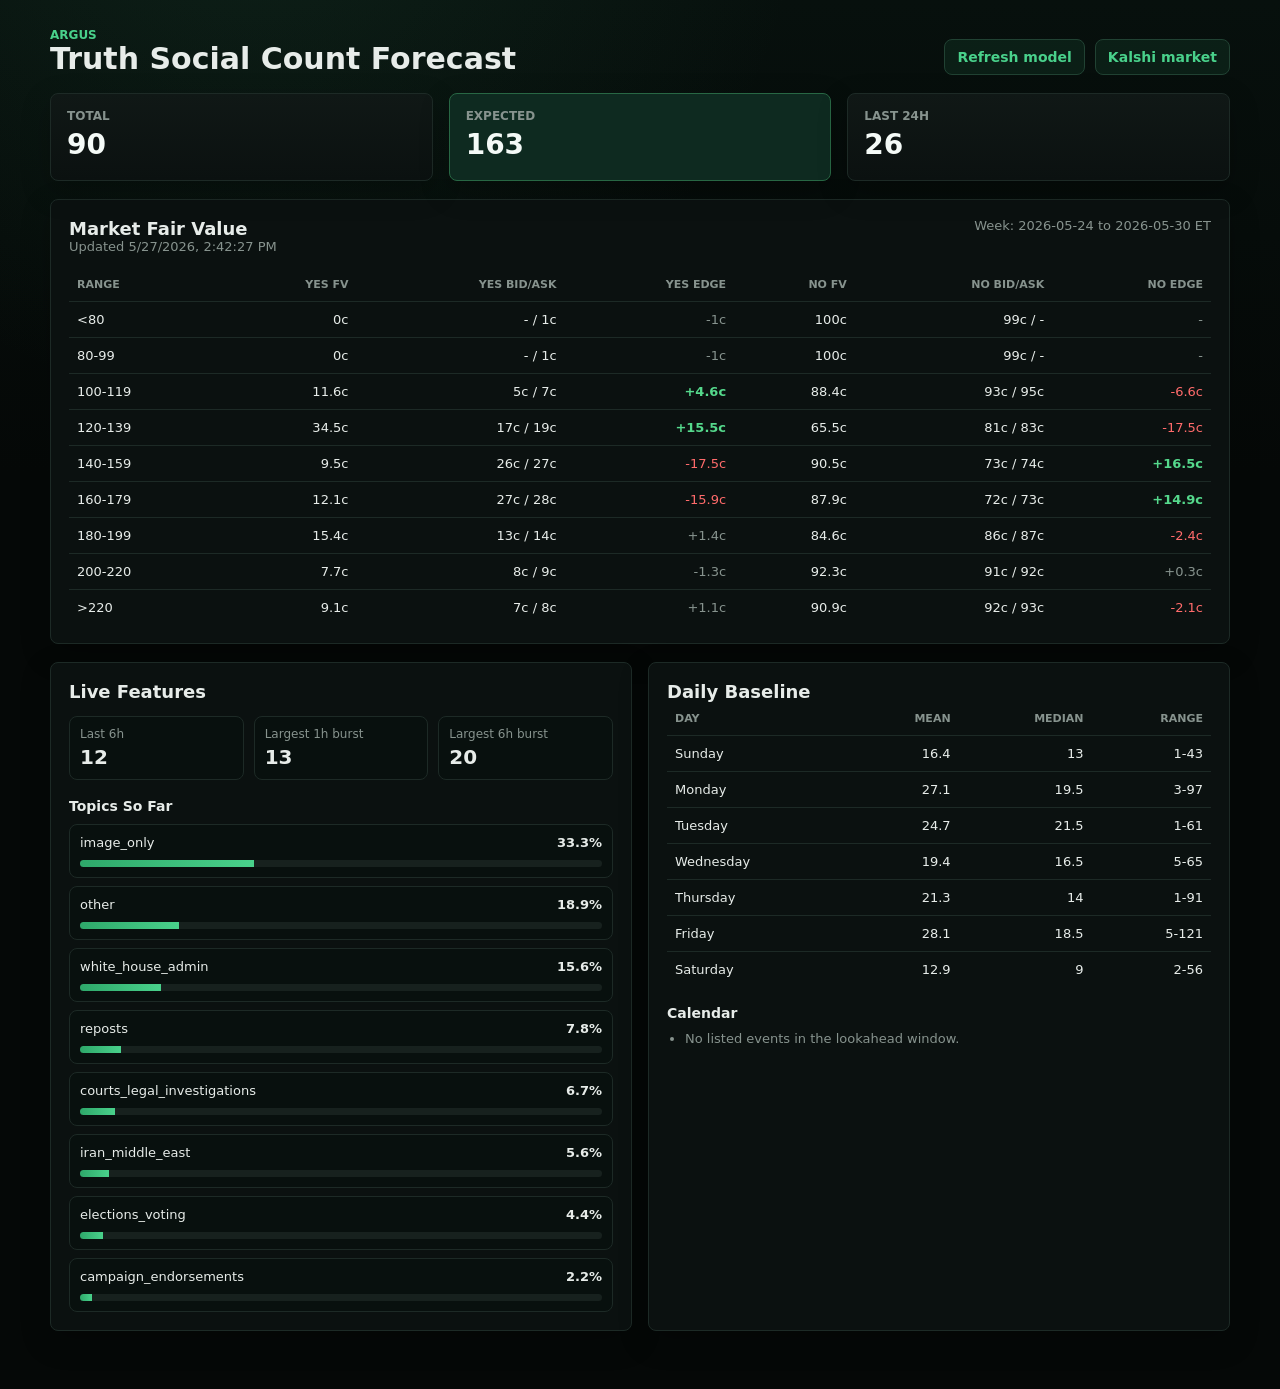
<file: truthsocial-forecast/pages/index.html>
<!doctype html>
<html lang="en">
  <head>
    <meta charset="utf-8" />
    <meta name="viewport" content="width=device-width, initial-scale=1" />
    <title>Argus Truth Social Forecast</title>
    <link rel="stylesheet" href="./styles.css" />
  </head>
  <body>
    <main class="shell">
      <header class="topbar">
        <div>
          <div class="eyebrow">Argus</div>
          <h1>Truth Social Count Forecast</h1>
        </div>
        <div class="top-actions">
          <button id="refreshButton" class="refresh-button" type="button">Refresh model</button>
          <a id="marketLink" class="market-link" href="#" target="_blank" rel="noreferrer">Kalshi market</a>
        </div>
      </header>

      <section class="summary-grid" aria-label="Forecast summary">
        <div class="metric">
          <span>Total</span>
          <strong id="observed">-</strong>
        </div>
        <div class="metric primary">
          <span>Expected</span>
          <strong id="p50">-</strong>
        </div>
        <div class="metric">
          <span>Last 24h</span>
          <strong id="last24">-</strong>
        </div>
      </section>

      <section class="section">
        <div class="section-head">
          <div>
            <h2>Market Fair Value</h2>
            <p id="timestamp">Loading forecast data...</p>
          </div>
          <div id="week" class="week"></div>
        </div>
        <div class="table-wrap">
          <table>
            <thead>
              <tr>
                <th>Range</th>
                <th>YES FV</th>
                <th>YES bid/ask</th>
                <th>YES edge</th>
                <th>NO FV</th>
                <th>NO bid/ask</th>
                <th>NO edge</th>
              </tr>
            </thead>
            <tbody id="marketRows"></tbody>
          </table>
        </div>
      </section>

      <section class="split">
        <div class="section">
          <h2>Live Features</h2>
          <dl class="feature-list">
            <div><dt>Last 6h</dt><dd id="last6">-</dd></div>
            <div><dt>Largest 1h burst</dt><dd id="burst1">-</dd></div>
            <div><dt>Largest 6h burst</dt><dd id="burst6">-</dd></div>
          </dl>
          <h3>Topics So Far</h3>
          <div id="topics" class="topic-list"></div>
        </div>

        <div class="section">
          <h2>Daily Baseline</h2>
          <div class="table-wrap compact">
            <table>
              <thead>
                <tr>
                  <th>Day</th>
                  <th>Mean</th>
                  <th>Median</th>
                  <th>Range</th>
                </tr>
              </thead>
              <tbody id="dailyRows"></tbody>
            </table>
          </div>
          <h3>Calendar</h3>
          <ul id="events" class="events"></ul>
        </div>
      </section>
    </main>

    <script src="./app.js"></script>
  </body>
</html>
</file>
<file: truthsocial-forecast/pages/styles.css>
:root {
  color-scheme: dark;
  --bg: #050807;
  --panel: #0b1110;
  --panel-strong: #101816;
  --text: #e7ece9;
  --muted: #87938e;
  --line: #1d2a26;
  --accent: #49d18b;
  --accent-soft: #0e2a20;
  --warn: #e2b254;
  --bad: #ff6b6b;
  --good: #55d98c;
}

* {
  box-sizing: border-box;
}

body {
  margin: 0;
  background:
    radial-gradient(circle at 20% -10%, rgba(47, 118, 82, 0.16), transparent 30%),
    linear-gradient(180deg, #07100d 0%, var(--bg) 34%);
  color: var(--text);
  font-family:
    Inter, ui-sans-serif, system-ui, -apple-system, BlinkMacSystemFont, "Segoe UI",
    sans-serif;
}

.shell {
  width: min(1180px, calc(100% - 32px));
  margin: 0 auto;
  padding: 28px 0 40px;
}

.topbar,
.section-head,
.summary-grid,
.split {
  display: grid;
  gap: 16px;
}

.topbar {
  grid-template-columns: 1fr auto;
  align-items: end;
  margin-bottom: 18px;
}

.top-actions {
  display: flex;
  gap: 10px;
  align-items: center;
  justify-content: flex-end;
}

.eyebrow {
  color: var(--accent);
  font-size: 12px;
  font-weight: 700;
  letter-spacing: 0;
  text-transform: uppercase;
}

h1,
h2,
h3,
p {
  margin: 0;
}

h1 {
  font-size: 30px;
  line-height: 1.1;
  letter-spacing: 0;
}

h2 {
  font-size: 18px;
}

h3 {
  margin-top: 18px;
  font-size: 14px;
}

p,
.week {
  color: var(--muted);
  font-size: 13px;
}

.market-link,
.refresh-button {
  color: var(--accent);
  font-size: 14px;
  font-weight: 700;
  text-decoration: none;
  border: 1px solid #214233;
  border-radius: 8px;
  padding: 9px 12px;
  background: rgba(73, 209, 139, 0.08);
}

.refresh-button {
  cursor: pointer;
  font-family: inherit;
}

.refresh-button:disabled {
  cursor: wait;
  opacity: 0.62;
}

.summary-grid {
  grid-template-columns: repeat(3, minmax(0, 1fr));
  margin-bottom: 18px;
}

.metric,
.section {
  background: var(--panel);
  border: 1px solid var(--line);
  border-radius: 8px;
  box-shadow: 0 10px 30px rgba(0, 0, 0, 0.24);
}

.metric {
  min-height: 88px;
  padding: 15px 16px;
  background: linear-gradient(180deg, var(--panel-strong), var(--panel));
}

.metric span {
  display: block;
  color: var(--muted);
  font-size: 12px;
  font-weight: 700;
  text-transform: uppercase;
}

.metric strong {
  display: block;
  margin-top: 8px;
  font-size: 28px;
  line-height: 1;
  color: #f4faf7;
}

.metric.primary {
  border-color: #286744;
  background: var(--accent-soft);
}

.section {
  padding: 18px;
  margin-bottom: 18px;
}

.section-head {
  grid-template-columns: 1fr auto;
  align-items: start;
  margin-bottom: 14px;
}

.table-wrap {
  overflow-x: auto;
}

table {
  width: 100%;
  border-collapse: collapse;
  font-size: 13px;
}

th,
td {
  border-bottom: 1px solid var(--line);
  padding: 10px 8px;
  text-align: right;
  white-space: nowrap;
}

tbody tr:hover {
  background: rgba(73, 209, 139, 0.045);
}

th:first-child,
td:first-child {
  text-align: left;
}

th {
  color: var(--muted);
  font-size: 11px;
  text-transform: uppercase;
}

tr:last-child td {
  border-bottom: 0;
}

.split {
  grid-template-columns: 1fr 1fr;
}

.feature-list {
  display: grid;
  grid-template-columns: repeat(3, minmax(0, 1fr));
  gap: 10px;
  margin: 14px 0 0;
}

.feature-list div,
.topic {
  border: 1px solid var(--line);
  border-radius: 8px;
  padding: 10px;
  background: #08100e;
}

dt {
  color: var(--muted);
  font-size: 12px;
}

dd {
  margin: 4px 0 0;
  font-size: 20px;
  font-weight: 800;
}

.topic-list {
  display: grid;
  gap: 8px;
  margin-top: 10px;
}

.topic {
  display: grid;
  grid-template-columns: 1fr auto;
  gap: 10px;
  align-items: center;
  font-size: 13px;
}

.bar {
  grid-column: 1 / -1;
  height: 7px;
  overflow: hidden;
  background: #17211e;
  border-radius: 999px;
}

.bar span {
  display: block;
  height: 100%;
  background: linear-gradient(90deg, #2ea86a, var(--accent));
}

.events {
  margin: 10px 0 0;
  padding-left: 18px;
  color: var(--muted);
  font-size: 13px;
}

.edge-positive {
  color: var(--good);
  font-weight: 800;
}

.edge-negative {
  color: var(--bad);
}

.edge-flat {
  color: var(--muted);
}

@media (max-width: 860px) {
  .topbar,
  .section-head,
  .split,
  .summary-grid {
    grid-template-columns: 1fr;
  }

  .summary-grid {
    gap: 10px;
  }
}
</file>
